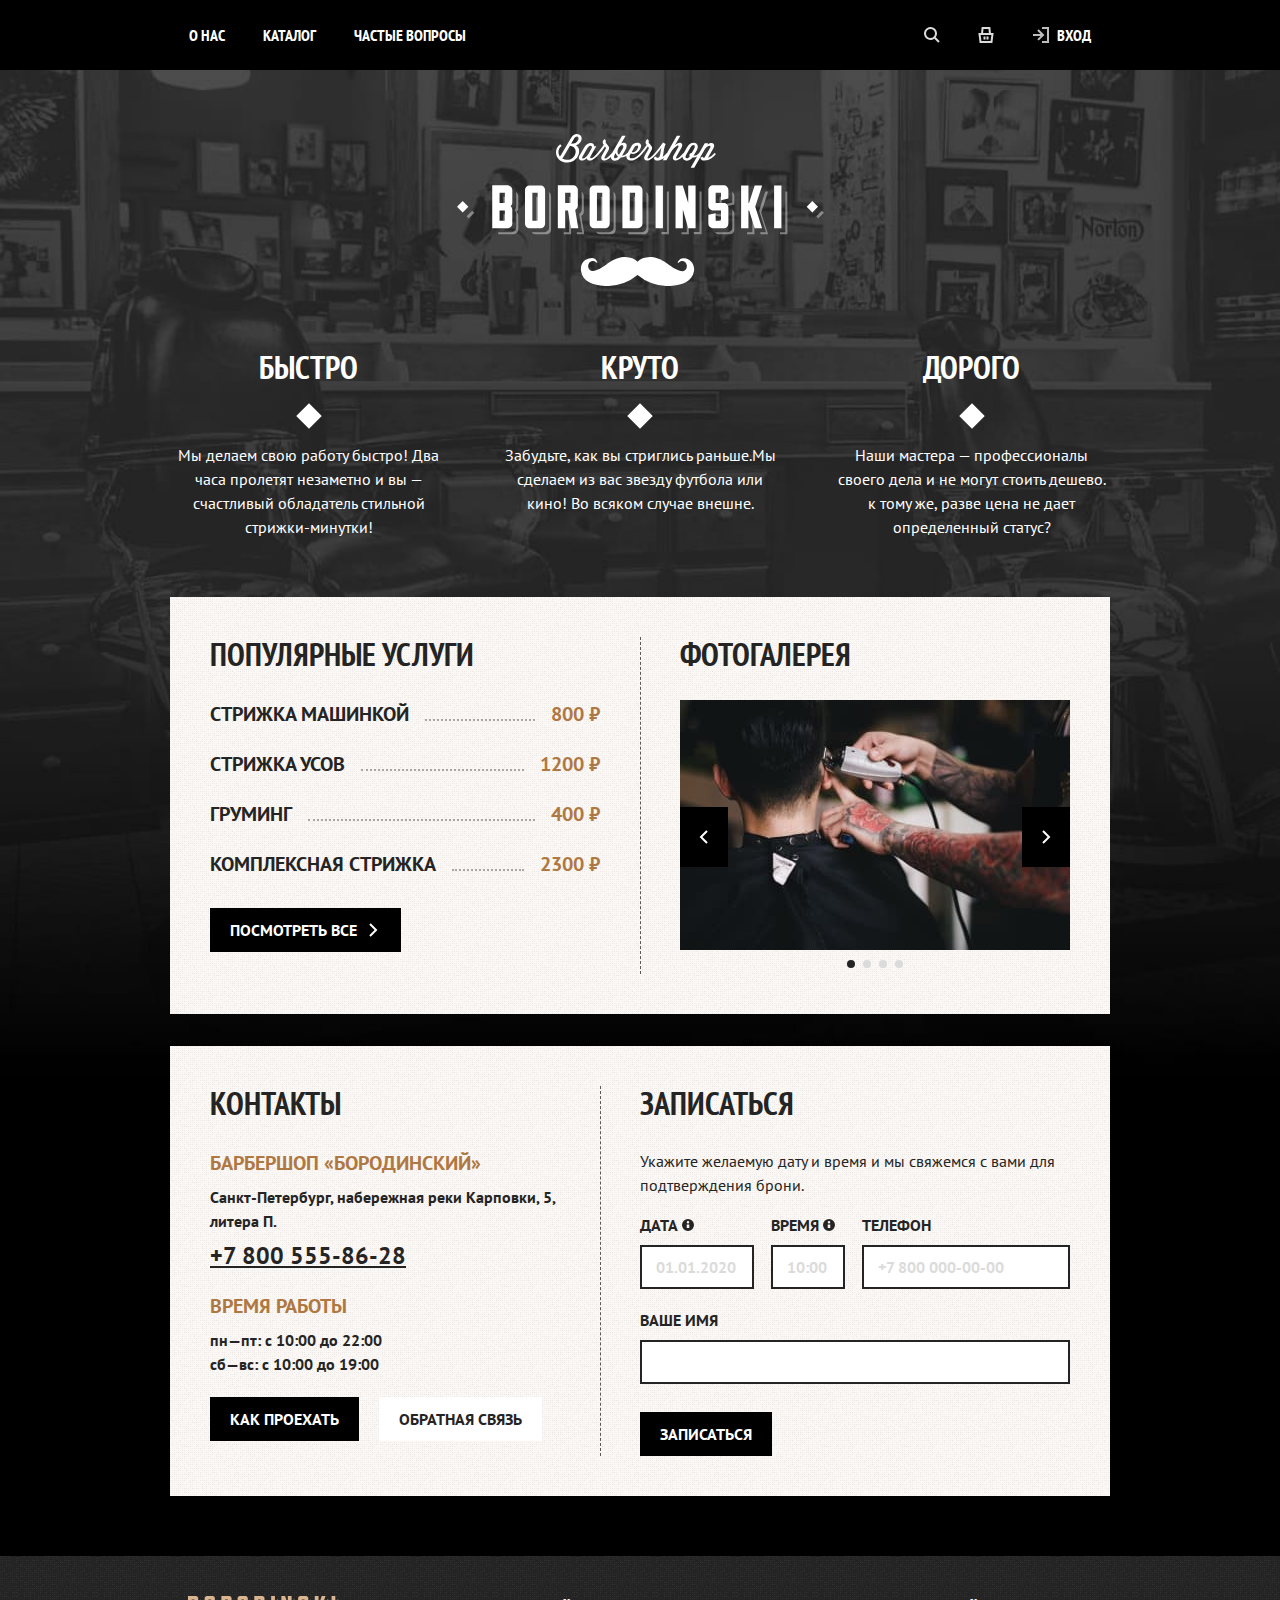
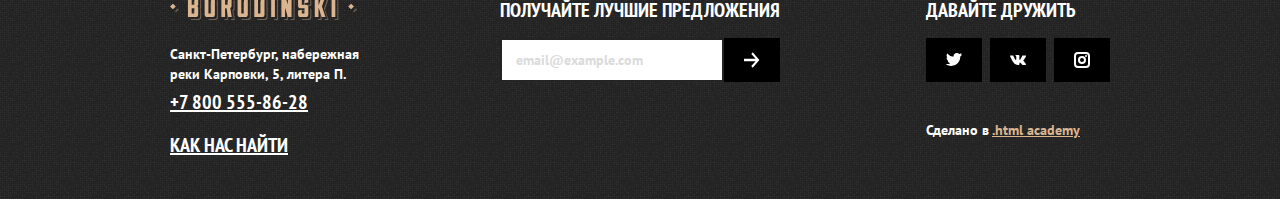
<file: index.html>
<!DOCTYPE html>
<html lang="ru">

<head>
  <meta charset="UTF-8">
  <meta http-equiv="X-UA-Compatible" content="IE=edge">
  <meta name="viewport" content="width=device-width, initial-scale=1.0">
  <title>Главная страница</title>
  <link rel="stylesheet" href="./styles/styles.css">
</head>

<body>
<header class="page-header">
  <nav class="navigation">
    <ul class="navigation-list">
      <li class="navigation-item">
        <a class="navigation-link" href="#">О нас</a>
      </li>
      <li class="navigation-item">
        <a class="navigation-link" href="catalog.html">Каталог</a>
      </li>
      <li class="navigation-item">
        <a class="navigation-link" href="#">Частые вопросы</a>
      </li>
    </ul>
    <ul class="navigation-list navigation-user">
      <li class="navigation-item">
        <a class="navigation-link" href="#">
          <svg class="navigation-icon" aria-hidden="true" focusable="false" width="16" height="16"
               xmlns="http://www.w3.org/2000/svg">
            <path fill-rule="evenodd" clip-rule="evenodd"
                  d="M11 6.5a4.5 4.5 0 11-9 0 4.5 4.5 0 019 0zm-.665 5.249a6.5 6.5 0 111.414-1.414l3.958 3.958-1.414 1.414-3.958-3.958z"/>
          </svg>
          <span class="visually-hidden">
                            Поиск
                        </span>
        </a>
      </li>
      <li class="navigation-item">
        <a class="navigation-link" href="#">
          <svg class="navigation-icon" aria-hidden="true" focusable="false" width="16" height="16"
               xmlns="http://www.w3.org/2000/svg">
            <path fill-rule="evenodd" clip-rule="evenodd"
                  d="M3.09 6L3.577.905 3.662 0h8.676l.086.905L12.909 6h2.724l-.14 1.124-1 8-.11.876H1.617l-.11-.876-1-8L.368 6H3.09zM5.1 6h5.8l-.38-4H5.48L5.1 6zm-1.717 8l-.75-6h10.734l-.75 6H3.383zM8.5 9.5v3h2v-3h-2zm-3 3v-3h2v3h-2z"/>
          </svg>
          <span class="visually-hidden">
                            Корзина
                        </span>
        </a>
        <div class="popover popover-cart">
          <button class="popover-close-button button button-light">
            2
            <span class="visually-hidden">Закрыть</span>
          </button>
          <div class="popover-content">
            <h2 class="popover-title">Корзина</h2>
            <ul class="cart-items-list">
              <li class="cart-item">
                <p class="cart-item-title">Стрижка машинкой</p>
                <p class="cart-item-price">800 ₽</p>
                <button type="button" class="cart-item-button button">
                  <svg width="16" height="16" fill="#fff" xmlns="http://www.w3.org/2000/svg">
                    <path fill-rule="evenodd" clip-rule="evenodd"
                          d="M3.42 1l.283-.496L3.991 0H12.01l.288.504.283.496h3.049l-.136 1.12-1.577 13-.107.88H2.191l-.107-.88-1.577-13L.371 1H3.42zm.543 13L2.629 3H13.37l-1.334 11H3.963zm5.04-9.071l-.5 7 1.995.142.5-7-1.995-.142zm-3.5 7.142l-.5-7 1.994-.142.5 7-1.994.142z"/>
                  </svg>
                  <span class="visually-hidden">Удалить из корзины</span>
                </button>
              </li>
              <li class="cart-item">
                <p class="cart-item-title">Стрижка усов</p>
                <p class="cart-item-price">1200 ₽</p>
                <button class="cart-item-button button" type="button">
                  <svg width="16" height="16" fill="#fff" xmlns="http://www.w3.org/2000/svg">
                    <path fill-rule="evenodd" clip-rule="evenodd"
                          d="M3.42 1l.283-.496L3.991 0H12.01l.288.504.283.496h3.049l-.136 1.12-1.577 13-.107.88H2.191l-.107-.88-1.577-13L.371 1H3.42zm.543 13L2.629 3H13.37l-1.334 11H3.963zm5.04-9.071l-.5 7 1.995.142.5-7-1.995-.142zm-3.5 7.142l-.5-7 1.994-.142.5 7-1.994.142z"/>
                  </svg>
                  <span class="visually-hidden">Удалить из корзины</span>
                </button>
              </li>
            </ul>
          </div>
        </div>
      </li>
      <li class="navigation-item">

        <a class="navigation-link navigation-link-login" href="#">
          <svg class="navigation-icon" width="16" height="16" fill="none" xmlns="http://www.w3.org/2000/svg">
            <path fill-rule="evenodd" clip-rule="evenodd"
                  d="M9 2h5v12H9v2h7V0H9v2ZM4.3 3.7l3.24 3.25H0v2h7.54l-3.25 3.24 1.42 1.42 4.95-4.95.7-.71-.7-.7L5.7 2.28 4.29 3.71Z"
                  fill="#BDBDBD"/>
          </svg>
          Вход
        </a>
      </li>
    </ul>
  </nav>
</header>

<main class="main-container main-index">
  <div class="page-container">
    <h1 class="visually-hidden">Барбершоп «Бородинский»</h1>
    <img class="logo" src="./images/icons/logo-full-white.svg" width="367" height="152"
         alt="Логотип Барбершопа «Бородинский».">
    <section class="advantages">
      <h2 class="visually-hidden">Преимущества</h2>
      <ul class="advantages-list">
        <li class="advantages-item">
          <h3 class="advantages-title">Быстро</h3>
          <p class="advantages-description">Мы делаем свою работу быстро! Два часа пролетят незаметно и вы —
            счастливый обладатель стильной стрижки-минутки!</p>
        </li>
        <li class="advantages-item">
          <h3 class="advantages-title">Круто</h3>
          <p class="advantages-description">Забудьте, как вы стриглись раньше.Мы сделаем из вас звезду футбола
            или кино!
            Во всяком случае внешне.</p>
        </li>
        <li class="advantages-item">
          <h3 class="advantages-title">Дорого</h3>
          <p class="advantages-description">
            Наши мастера — профессионалы своего дела и не могут стоить дешево.
            к тому же, разве цена не дает определенный статус?
          </p>
        </li>
      </ul>
    </section>
    <div class="index-columns">
      <section class="services">
        <h2 class="services-title">Популярные услуги</h2>
        <ul class="services-list">
          <li class="services-item">
            Стрижка машинкой
            <b class="services-price">800 ₽</b>
          <li class="services-item">
            Стрижка усов
            <b class="services-price">1200 ₽</b>
          <li class="services-item">
            Груминг
            <b class="services-price">400 ₽</b>
          <li class="services-item">
            Комплексная стрижка
            <b class="services-price">2300 ₽</b>
          </li>
        </ul>
        <a class="button button-all" href="#">Посмотреть все</a>
      </section>
      <section class="gallery">
        <h2 class="gallery-title">Фотогалерея</h2>
        <div class="slider">
          <div class="slider-wrapper">
            <img class="slider-image" src="./images/gallery-1.jpg" width="390" height="250" alt="Примеры работ.">
            <div class="slider-controls">
              <button class="slider-button slider-prev type=button">
                <span class="visually-hidden">Предыдущее фото</span>
              </button>
              <button class="slider-button slider-next type=button">
                <span class="visually-hidden">Следующее фото</span>
              </button>
            </div>

            <ol class="slider-pagination">
              <li class="slider-pagination-item">
                <button class="slider-pagination-button slider-pagination-button-current" type="button">
                  <span class="visually-hidden">1 фото</span>
                </button>
              </li>
              <li class="slider-pagination-item">
                <button class="slider-pagination-button" type="button">
                  <span class="visually-hidden">2 фото</span>
                </button>
              </li>
              <li class="slider-pagination-item">
                <button class="slider-pagination-button" type="button">
                  <span class="visually-hidden">3 фото</span>
                </button>
              </li>
              <li class="slider-pagination-item">
                <button class="slider-pagination-button" type="button">
                  <span class="visually-hidden">4 фото</span>
                </button>
              </li>
            </ol>
          </div>
        </div>
      </section>
    </div>
    <div class="index-columns">
      <section class="contacts">
        <h2 class="contacts-title">Контакты</h2>
        <h3 class="contacts-subtitle">Барбершоп «Бородинский»</h3>
        <address class="contacts-address">
          <p class="contacts-address-text">Санкт-Петербург, набережная реки Карповки, 5, литера П.</p>
          <a class="contacts-phone" href="tel:+78005558628">+7 800 555-86-28</a>
        </address>
        <h3 class="contacts-subtitle">Время работы</h3>
        <ul class="contacts-schedule">
          <li class="contacts-schedule-item">пн—пт: с 10:00 до 22:00</li>
          <li class="contacts-schedule-item">сб—вс: с 10:00 до 19:00</li>
        </ul>
        <p class="contacts-navigation">
          <a class="button"
             href="https://www.google.com/maps/place/%D0%BD%D0%B0%D0%B1.+P%D0%B5%D0%BA%D0%B8+%D0%9A%D0%B0%D1%80%D0%BF%D0%BE%D0%B2%D0%BA%D0%B8,+5+%D0%BA%D0%BE%D1%80%D0%BF%D1%83%D1%81+%D0%9F,+%D0%A1%D0%B0%D0%BD%D0%BA%D1%82-%D0%9F%D0%B5%D1%82%D0%B5%D1%80%D0%B1%D1%83%D1%80%D0%B3,+197022/@59.9683447,30.3151923,17z/data=!3m1!4b1!4m5!3m4!1s0x4696315bc4e8ce61:0x74d4f0cbfe1fd995!8m2!3d59.968342!4d30.317381">
            Как проехать
          </a>
          <a class="button button-feedback"
             href="https://www.google.com/maps/place/%D0%BD%D0%B0%D0%B1.+P%D0%B5%D0%BA%D0%B8+%D0%9A%D0%B0%D1%80%D0%BF%D0%BE%D0%B2%D0%BA%D0%B8,+5+%D0%BA%D0%BE%D1%80%D0%BF%D1%83%D1%81+%D0%9F,+%D0%A1%D0%B0%D0%BD%D0%BA%D1%82-%D0%9F%D0%B5%D1%82%D0%B5%D1%80%D0%B1%D1%83%D1%80%D0%B3,+197022/@59.9683447,30.3151923,17z/data=!3m1!4b1!4m5!3m4!1s0x4696315bc4e8ce61:0x74d4f0cbfe1fd995!8m2!3d59.968342!4d30.317381">
            Обратная связь
          </a>
        </p>
      </section>
      <section class="appointment">
        <h2 class="appointment-title">Записаться</h2>
        <p>Укажите желаемую дату и время и мы свяжемся с вами для подтверждения брони.</p>
        <form class="appointment-form" action="https://echo.htmlacademy.ru/" method="post">
          <p class="appointment-form-date field-group">
             <span class="form-label form-label-icon">
            <label class="form-label" for="appointment-date">
              Дата
              <span class="tooltip">
                 <button class="tooltip-toggle" type="button" aria-labelledby="tooltip-label">
                    <svg class="tooltip-icon" xmlns="http://www.w3.org/2000/svg" width="16" height="16"
                         fill="currentColor"><path
                      d="M8 14A6 6 0 108 2a6 6 0 000 12zm1.27-8.73a1.27 1.27 0 11-2.54 0 1.27 1.27 0 012.54 0zm0 2.23V11H6.73V7.5h2.54z"/></svg>
                  </button>
                 <span class="tooltip-text" role="tooltip" id="tooltip-label-date">Укажите желаемую дату и время и мы свяжемся с вами для подтверждения брони</span>
                </span>
            </label>
             </span>
            <input class="field" type="text" id="appointment-date" name="appointment-date" placeholder="01.01.2020">
          </p>
          <p class="appointment-form-time field-group">
            <label class="form-label form-label-icon" for="appointment-time">
              Время
              <span class="tooltip">
                  <button class="tooltip-toggle" type="button" aria-labelledby="tooltip-label">
                    <svg class="tooltip-icon" xmlns="http://www.w3.org/2000/svg" width="16" height="16"
                         fill="currentColor"><path
                      d="M8 14A6 6 0 108 2a6 6 0 000 12zm1.27-8.73a1.27 1.27 0 11-2.54 0 1.27 1.27 0 012.54 0zm0 2.23V11H6.73V7.5h2.54z"></path></svg>
                    <span class="visually-hidden">Посмотреть дополнительную информацию</span>
                  </button>
                  <span class="tooltip-text" role="tooltip" id="tooltip-label">Укажите желаемую дату и время и мы свяжемся с вами для подтверждения брони</span>
            </span>
            </label>
            <input class="field" type="text" id="appointment-time" name="appointment-time" placeholder="10:00">
          </p>
          <p class="appointment-form-phone field-group">
            <label for="appointment-phone">Телефон</label>
            <input class="field" type="text" id="appointment-phone" name="appointment-phone"
                   placeholder="+7 800 000-00-00">
          </p>
          <p class="appointment-form-name field-group">
            <label for="appointment-name">Ваше имя</label>
            <input class="field" type="text" id="appointment-name" name="appointment-name">
          </p>
          <button class="button appointment-submit" type="submit">Записаться</button>
        </form>
      </section>
    </div>
  </div>
</main>


<footer class="page-footer">
  <div class="page-footer-container">
    <section class="footer-contacts">
      <h2 class="visually-hidden">Контакты</h2>
      <img class="footer-contacts-logo" src="./images/icons/logo-short-dark.svg" width="187" height="24"
           alt="Логотип Барбершоп «Бородинский».">
      <address class="footer-contacts-address">
        <p class="footer-about-text">Санкт-Петербург, набережная реки Карповки, 5, литера П.</p>
        <a class="footer-contacts-address-phone" href="tel:+78005558628">+7 800 555-86-28</a>
      </address>
      <a class="footer-contacts-map-link"
         href="https://www.google.com/maps/place/%D0%BD%D0%B0%D0%B1.+P%D0%B5%D0%BA%D0%B8+%D0%9A%D0%B0%D1%80%D0%BF%D0%BE%D0%B2%D0%BA%D0%B8,+5+%D0%BA%D0%BE%D1%80%D0%BF%D1%83%D1%81+%D0%9F,+%D0%A1%D0%B0%D0%BD%D0%BA%D1%82-%D0%9F%D0%B5%D1%82%D0%B5%D1%80%D0%B1%D1%83%D1%80%D0%B3,+197022/@59.9683447,30.3151923,17z/data=!3m1!4b1!4m5!3m4!1s0x4696315bc4e8ce61:0x74d4f0cbfe1fd995!8m2!3d59.968342!4d30.317381">
        Как нас найти
      </a>
    </section>
    <section class="newsletter">
      <h2 class="page-footer-title">Получайте лучшие предложения</h2>
      <form class="newsletter-form" action="https://echo.htmlacademy.ru/" method="post">
        <p class="newsletter-email field-group">
          <label class="visually-hidden" for="newsletter-email">Email</label>
          <input class="field" placeholder="email@example.com" type="email" name="newsletter-email"
                 id="newsletter-email" required>
        </p>
        <button class="button newsletter-button" type="submit">
          <span class="visually-hidden">Отправить</span>
        </button>
      </form>
    </section>
    <section class="footer-social">
      <h2 class="page-footer-title">Давайте дружить</h2>
      <ul class="footer-social-list">
        <li class="footer-social-item">
          <a class="footer-social-link footer-social-tw" href="https://twitter.com/htmlacademy_ru">
            <span class="visually-hidden">Твиттер</span>
          </a>
        </li>
        <li class="footer-social-item">
          <a class="footer-social-link footer-social-vk" href="https://vk.com/htmlacademy">
            <span class="visually-hidden">ВКонтакте</span>
          </a>
        </li>
        <li class="footer-social-item">
          <a class="footer-social-link footer-social-instagram" href="https://www.facebook.com/htmlacademy">
            <span class="visually-hidden">Инстаграм</span>
          </a>
        </li>
      </ul>
      <p class="about-text">
        Сделано в <a class="htmlacademy-link" href="https://htmlacademy.ru/">.html academy</a>
      </p>
    </section>
  </div>
</footer>

<div class="modal-container modal-container-close">
  <div class="modal modal-auth">
    <button class="modal-close-button">
      <span class="visually-hidden">Закрыть</span>
    </button>
    <section class="modal-content">
      <h2 class="modal-title">Личный кабинет</h2>
      <form class="auth-form" action="https://echo.htmlacademy.ru/" method="post">
        <p class="field-group">
          <label class="visually-hidden" for="auth-login">Логин</label>
          <input class="auth-form-field field" type="text" id="auth-login" name="auth-login" placeholder="Логин">
        </p>
        <p class="field-group">
          <label class="visually-hidden" for="auth-password">Пароль</label>
          <input class="auth-form-field field" type="password" id="auth-password" name="auth-password"
                 placeholder="Пароль">
        </p>
        <p class="field-group auth-form-user-options">
          <label class="auth-form-checkbox control">
            <input class="visually-hidden control-input" type="checkbox" name="firm-storе">
            <span class="control-mark"></span>
            <span class="control-label">Запомнить меня</span>
          </label>
          <a class="auth-form-recovery" href="#">Забыл пароль</a>
        </p>
        <button class="button auth-form-button" type="submit">Войти</button>
        <a class="button auth-form-register" href="#">Регистрация</a>
      </form>
    </section>
  </div>
</div>
</body>
</html>
</file>
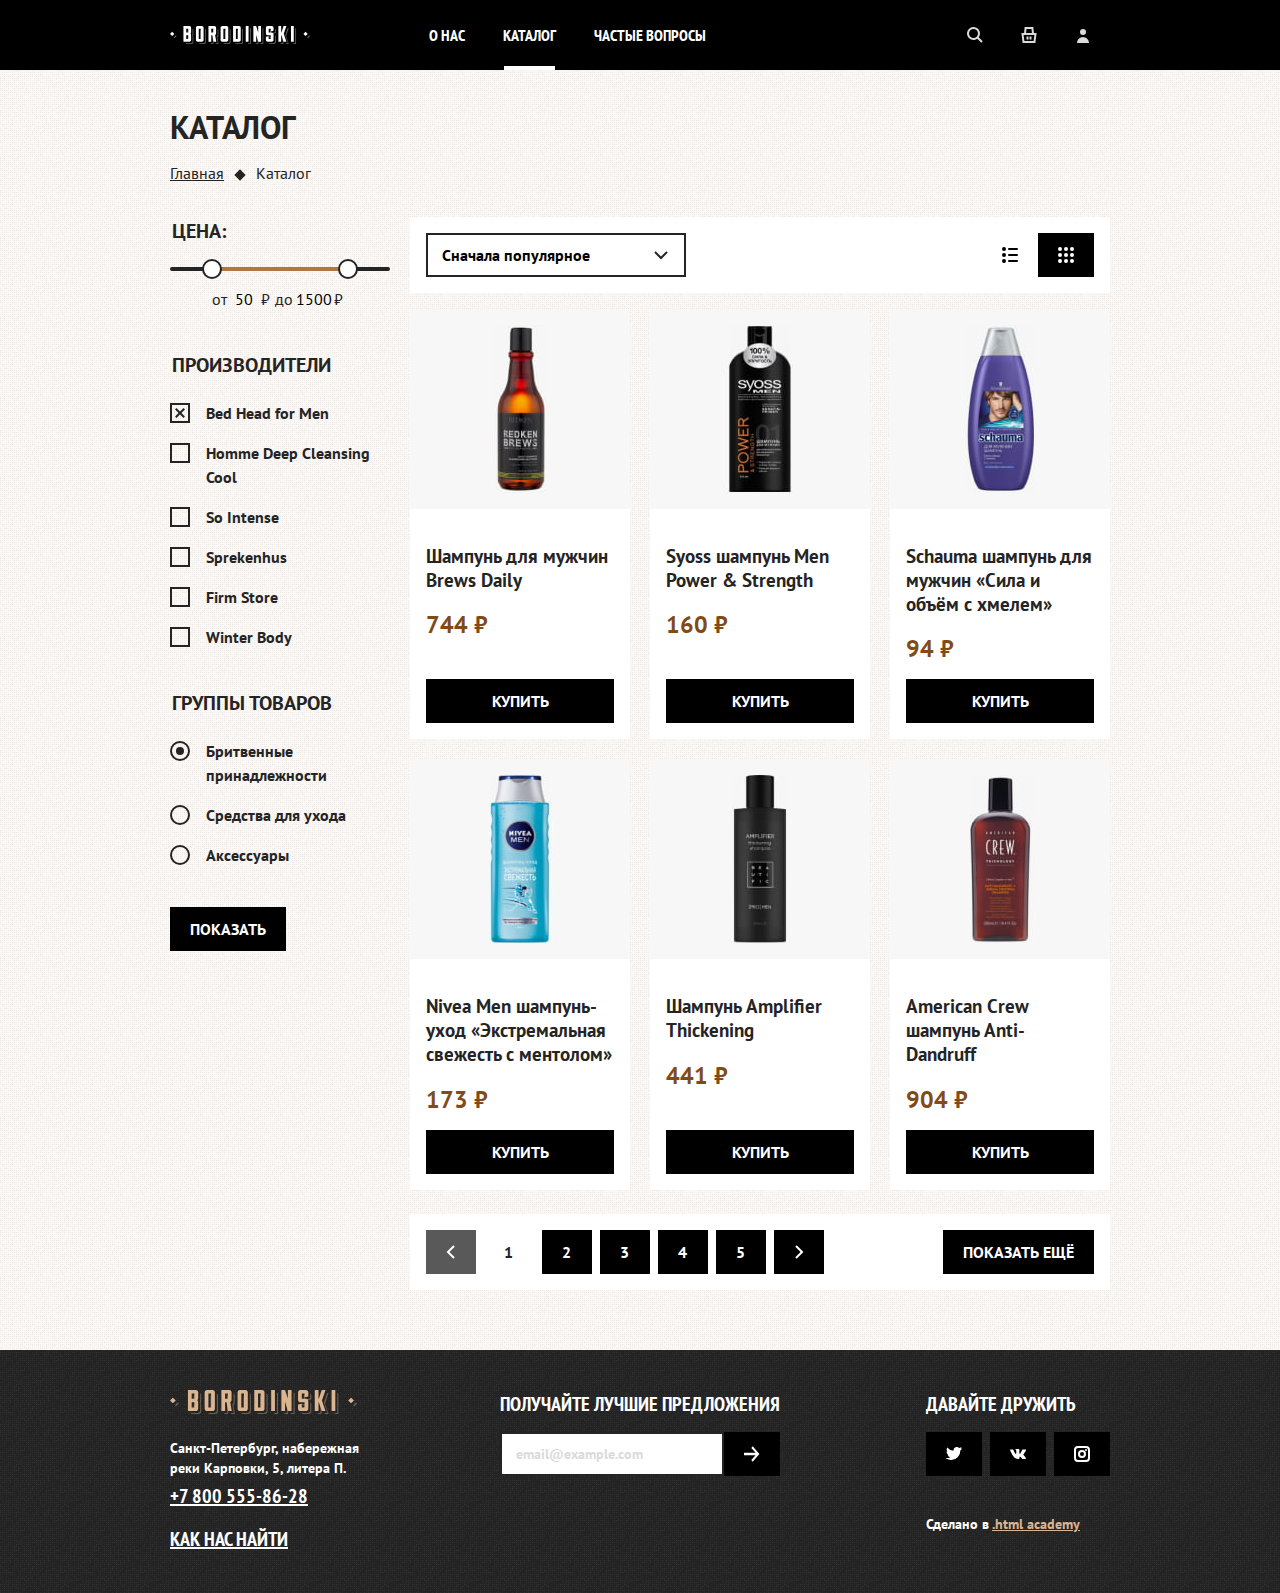
<file: catalog.html>
<!DOCTYPE html>
<html lang="ru">

<head>
  <meta charset="UTF-8">
  <meta http-equiv="X-UA-Compatible" content="IE=edge">
  <meta name="viewport" content="width=device-width, initial-scale=1.0">
  <title>Каталог</title>
  <link rel="stylesheet" href="./styles/styles.css">
</head>

<body>
<header class="page-header">
  <nav class="navigation">
    <a class="navigation-logo" href="index.html">
      <img src="./images/icons/logo-short-light.svg" alt="логотип барбершоп" width="140" height="18">
    </a>
    <ul class="navigation-list">
      <li class="navigation-item">
        <a class="navigation-link" href="#">О нас</a>
      </li>
      <li class="navigation-item">
        <a class="navigation-link navigation-link-current" href="catalog.html">Каталог</a>
      </li>
      <li class="navigation-item">
        <a class="navigation-link" href="#">Частые вопросы</a>
      </li>
    </ul>
    <ul class="navigation-list navigation-user">
      <li class="navigation-item">
        <a class="navigation-link" href="#">
          <svg class="navigation-icon" aria-hidden="true" focusable="false" width="16" height="16"
               xmlns="http://www.w3.org/2000/svg">
            <path fill-rule="evenodd" clip-rule="evenodd"
                  d="M11 6.5a4.5 4.5 0 11-9 0 4.5 4.5 0 019 0zm-.665 5.249a6.5 6.5 0 111.414-1.414l3.958 3.958-1.414 1.414-3.958-3.958z"/>
          </svg>
          <span class="visually-hidden">Поиск</span>
        </a>
      </li>
      <li class="navigation-item">
        <a class="navigation-link" href="#">
          <svg class="navigation-icon" aria-hidden="true" focusable="false" width="16" height="16"
               xmlns="http://www.w3.org/2000/svg">
            <path fill-rule="evenodd" clip-rule="evenodd"
                  d="M3.09 6L3.577.905 3.662 0h8.676l.086.905L12.909 6h2.724l-.14 1.124-1 8-.11.876H1.617l-.11-.876-1-8L.368 6H3.09zM5.1 6h5.8l-.38-4H5.48L5.1 6zm-1.717 8l-.75-6h10.734l-.75 6H3.383zM8.5 9.5v3h2v-3h-2zm-3 3v-3h2v3h-2z"/>
          </svg>
          <span class="visually-hidden">Корзина</span>
        </a>

        <div class="popover popover-cart">
          <button class="popover-close-button button button-light">
            2
            <span class="visually-hidden">Закрыть</span>
          </button>
          <div class="popover-content">
            <h2 class="popover-title">Корзина</h2>
            <ul class="cart-items-list">
              <li class="cart-item">
                <p class="cart-item-title">Стрижка машинкой</p>
                <p class="cart-item-price">800 ₽</p>
                <button type="button" class="cart-item-button button">
                  <svg width="16" height="16" fill="#fff" xmlns="http://www.w3.org/2000/svg">
                    <path fill-rule="evenodd" clip-rule="evenodd"
                          d="M3.42 1l.283-.496L3.991 0H12.01l.288.504.283.496h3.049l-.136 1.12-1.577 13-.107.88H2.191l-.107-.88-1.577-13L.371 1H3.42zm.543 13L2.629 3H13.37l-1.334 11H3.963zm5.04-9.071l-.5 7 1.995.142.5-7-1.995-.142zm-3.5 7.142l-.5-7 1.994-.142.5 7-1.994.142z"/>
                  </svg>
                  <span class="visually-hidden">Удалить из корзины</span>
                </button>
              </li>
              <li class="cart-item">
                <p class="cart-item-title">Стрижка усов</p>
                <p class="cart-item-price">1200 ₽</p>
                <button class="cart-item-button button" type="button">
                  <svg width="16" height="16" fill="#fff" xmlns="http://www.w3.org/2000/svg">
                    <path fill-rule="evenodd" clip-rule="evenodd"
                          d="M3.42 1l.283-.496L3.991 0H12.01l.288.504.283.496h3.049l-.136 1.12-1.577 13-.107.88H2.191l-.107-.88-1.577-13L.371 1H3.42zm.543 13L2.629 3H13.37l-1.334 11H3.963zm5.04-9.071l-.5 7 1.995.142.5-7-1.995-.142zm-3.5 7.142l-.5-7 1.994-.142.5 7-1.994.142z"/>
                  </svg>
                  <span class="visually-hidden">Удалить из корзины</span>
                </button>
              </li>
            </ul>
          </div>
        </div>
      </li>
      <li class="navigation-item">

        <a class="navigation-link" href="#">
          <svg class="navigation-icon" aria-hidden="true" focusable="false" width="16" height="16"
               xmlns="http://www.w3.org/2000/svg">
            <path fill-rule="evenodd" clip-rule="evenodd"
                  d="M8 8a3 3 0 100-6 3 3 0 000 6zm0 2a6 6 0 00-6 6h12a6 6 0 00-6-6z"></path>
          </svg>
          <span class="visually-hidden">Вход</span>
        </a>
      </li>
    </ul>
  </nav>
</header>

<main class="main-inner main-container">
  <div class="page-container">
    <header class="inner-header">
      <h1 class="inner-header-title">Каталог</h1>
      <ul class="breadcrumbs">
        <li class="breadcrumbs-item">
          <a class="breadcrumbs-link" href="index.html">Главная</a>
        </li>
        <li class="breadcrumbs-item">
          <a class="breadcrumbs-link">Каталог</a>
        </li>
      </ul>
    </header>

    <section class="catalog-products">
      <h2 class="visually-hidden" hidden>Список товаров с фильтрами</h2>
      <form class="catalog-filter" action="https://echo.htmlacademy.ru/" method="get">
        <fieldset class="catalog-filter-group">
          <legend class="catalog-filter-title">Цена:</legend>
          <div class="range">
            <div class="range-scale">
              <div class="range-bar" style="left: 42px; width: 136px">
                <button class="range-toggle toggle-min">
                  <span class="visually-hidden">Изменить минимальную цену.</span>
                </button>
                <button class="range-toggle toggle-max">
                  <span class="visually-hidden">Изменить максимальную цену.</span>
                </button>
              </div>
            </div>

            <div class="range-wrapper-inputs">
              <label class="catalog-filter-label">
                от <input class="range-input" type="number" value="50" name="min-price"> ₽
              </label>
              <label class="catalog-filter-label">
                до <input class="range-input" type="number" value="1500" name="max-price" style="width: 37px"> ₽
              </label>
            </div>
          </div>
        </fieldset>

        <fieldset class="catalog-filter-group">
          <legend class="catalog-filter-title">Производители</legend>
          <ul class="catalog-filter-list">
            <li class="catalog-filter-item">
              <label class="control">
                <input class="visually-hidden control-input" type="checkbox" name="bed-head-for-men" checked>
                <span class="control-mark"></span>
                <span class="control-label">Bed Head for Men</span>
              </label>
            </li>
            <li class="catalog-filter-item">
              <label class="control">
                <input class="visually-hidden control-input" type="checkbox" name="homme-deep-cleansing-cool">
                <span class="control-mark"></span>
                <span class="control-label">Homme Deep Cleansing Cool</span>
              </label>
            </li>
            <li class="catalog-filter-item">
              <label class="control">
                <input class="visually-hidden control-input" type="checkbox" name="so-intense">
                <span class="control-mark"></span>
                <span class="control-label">So Intense</span>
              </label>
            </li>
            <li class="catalog-filter-item">
              <label class="control">
                <input class="visually-hidden control-input" type="checkbox" name="sprekenhus">
                <span class="control-mark"></span>
                <span class="control-label">Sprekenhus</span>
              </label>
            </li>
            <li class="catalog-filter-item">
              <label class="control">
                <input class="visually-hidden control-input" type="checkbox" name="firm-storе">
                <span class="control-mark"></span>
                <span class="control-label">Firm Storе</span>
              </label>
            </li>
            <li class="catalog-filter-item">
              <label class="control">
                <input class="visually-hidden control-input" type="checkbox" name="winter-body">
                <span class="control-mark"></span>
                <span class="control-label">Winter Body</span>
              </label>
            </li>
          </ul>
        </fieldset>

        <fieldset class="catalog-filter-group">
          <legend class="catalog-filter-title">Группы товаров</legend>
          <ul class="catalog-filter-list">
            <li class="catalog-filter-item">
              <label class="control">
                <input class="visually-hidden control-input" type="radio" name="product-group" value="shaving-supplies"
                       checked>
                <span class="control-mark"></span>
                <span class="control-label">Бритвенные принадлежности</span>
              </label>
            </li>
            <li class="catalog-filter-item">
              <label class="control">
                <input class="visually-hidden control-input" type="radio" name="product-group" value="care-products">
                <span class="control-mark"></span>
                <span class="control-label">Средства для ухода</span>
              </label>
            </li>
            <li class="catalog-filter-item">
              <label class="control">
                <input class="visually-hidden control-input" type="radio" name="product-group" value="accessories">
                <span class="control-mark"></span>
                <span class="control-label">Аксессуары</span>
              </label>
            </li>
          </ul>
        </fieldset>
        <button class="button" type="submit">Показать</button>
      </form>

      <div class="catalog-right-column">
        <div class="sorting-container">
          <div class="select  sorting-type">
            <select class="select-control" aria-label="Сортировка">
              <option value="popular">Сначала популярное</option>
              <option value="cheap">Сначала дешёвое</option>
              <option value="expensive">Сначала дорогое</option>
            </select>
          </div>
          <a href="#" class="card-grid-toggle card-grid-toggle-current" type="button">
            <svg width="16" height="16" aria-hidden="true" focusable="false" xmlns="http://www.w3.org/2000/svg"
                 viewBox="0 0 16 16">
              <path
                d="M2 0a2 2 0 100 4 2 2 0 000-4zm0 6a2 2 0 100 4 2 2 0 000-4zm-2 8a2 2 0 114 0 2 2 0 01-4 0zM7 1a1 1 0 000 2h8a1 1 0 100-2H7zM6 8a1 1 0 011-1h8a1 1 0 110 2H7a1 1 0 01-1-1zm1 5a1 1 0 100 2h8a1 1 0 100-2H7z"/>
            </svg>
            <span class="visually-hidden">Показать список</span>
          </a>
          <a href="#" class="card-grid-toggle" type="button">
            <svg width="16" height="16" viewbox="0 0 16 16" fill="none" xmlns="http://www.w3.org/2000/svg">
              <path fill-rule="evenodd" clip-rule="evenodd"
                    d="M0 2a2 2 0 1 1 4 0 2 2 0 0 1-4 0Zm6 0a2 2 0 1 1 4 0 2 2 0 0 1-4 0Zm10 0a2 2 0 1 0-4 0 2 2 0 0 0 4 0ZM0 8a2 2 0 1 1 4 0 2 2 0 0 1-4 0Zm10 0a2 2 0 1 0-4 0 2 2 0 0 0 4 0Zm2 0a2 2 0 1 1 4 0 2 2 0 0 1-4 0Zm-8 6a2 2 0 1 0-4 0 2 2 0 0 0 4 0Zm2 0a2 2 0 1 1 4 0 2 2 0 0 1-4 0Zm10 0a2 2 0 1 0-4 0 2 2 0 0 0 4 0Z"/>
            </svg>
            <span class="visually-hidden">Показать карточки</span>
          </a>
        </div>
        <ul class="product-list">
          <li class="product-card">
            <img class="product-card-image" src="./images/catalog-1.jpg" width="220" height="200" alt="">
            <div class="product-card-content">
              <a class="product-card-link" href="#">
                <h3 class="product-card-title">Шампунь для мужчин Brews Daily</h3>
              </a>
              <b class="product-card-price">744 ₽</b>
              <a class="product-card-button button" href="#">Купить</a>
            </div>
          </li>

          <li class="product-card">
            <img class="product-card-image" src="./images/catalog-2.jpg" width="220" height="200" alt="">
            <div class="product-card-content">
              <a class="product-card-link" href="#">
                <h3 class="product-card-title">Syoss шампунь Men Power &amp; Strength</h3>
              </a>
              <b class="product-card-price">160 ₽</b>
              <a class="product-card-button button" href="#">Купить</a>
            </div>
          </li>

          <li class="product-card">
            <img class="product-card-image" src="./images/catalog-3.jpg" width="220" height="200" alt="">
            <div class="product-card-content">
              <a class="product-card-link" href="#">
                <h3 class="product-card-title">Schauma шампунь для мужчин «Сила и объём с хмелем»</h3>
              </a>
              <b class="product-card-price">94 ₽</b>
              <a class="product-card-button button" href="#">Купить</a>
            </div>
          </li>

          <li class="product-card">
            <img class="product-card-image" src="./images/catalog-4.jpg" width="220" height="200" alt="">
            <div class="product-card-content">
              <a class="product-card-link" href="#">
                <h3 class="product-card-title">Nivea Men шампунь-уход «Экстремальная свежесть с ментолом»</h3>
              </a>
              <b class="product-card-price">173 ₽</b>
              <a class="product-card-button button" href="#">Купить</a>
            </div>
          </li>

          <li class="product-card">
            <img class="product-card-image" src="./images/catalog-5.jpg" width="220" height="200" alt="">
            <div class="product-card-content">
              <a class="product-card-link" href="#">
                <h3 class="product-card-title">Шампунь Amplifier Thickening</h3>
              </a>
              <b class="product-card-price">441 ₽</b>
              <a class="product-card-button button" href="#">Купить</a>
            </div>
          </li>

          <li class="product-card">
            <img class="product-card-image" src="./images/catalog-6.jpg" width="220" height="200" alt="">
            <div class="product-card-content">
              <a class="product-card-link" href="#">
                <h3 class="product-card-title">American Crew шампунь Anti-Dandruff</h3>
              </a>
              <b class="product-card-price">904 ₽</b>
              <a class="product-card-button button" href="#">Купить</a>
            </div>
          </li>
        </ul>

        <div class="pagination-container">
          <ul class="pagination">
            <li class="pagination-item">
              <a class="pagination-link pagination-prev pagination-disabled">
                <span class="visually-hidden">Предыдущая страница</span>
              </a>
            </li>
            <li class="pagination-item">
              <a class="pagination-link pagination-current">1</a>
            </li>
            <li class="pagination-item">
              <a class="pagination-link" href="#">2</a>
            </li>
            <li class="pagination-item">
              <a class="pagination-link" href="#">3</a>
            </li>
            <li class="pagination-item">
              <a class="pagination-link" href="#">4</a>
            </li>
            <li class="pagination-item">
              <a class="pagination-link" href="#">5</a>
            </li>
            <li class="pagination-item">
              <a class="pagination-link pagination-next" href="#">
                <span class="visually-hidden">Следующая страница</span>
              </a>
            </li>
          </ul>
          <button class="button pagination-show-more" type="button">Показать ещё</button>
        </div>
      </div>
    </section>
  </div>
</main>

<footer class="page-footer">
  <div class="page-footer-container">
    <section class="footer-contacts">
      <h2 class="visually-hidden">Контакты</h2>
      <img class="footer-contacts-logo" src="./images/icons/logo-short-dark.svg" width="187" height="24"
           alt="Логотип Барбершоп «Бородинский».">
      <address class="footer-contacts-address">
        <p class="footer-about-text">Санкт-Петербург, набережная реки Карповки, 5, литера П.</p>
        <a class="footer-contacts-address-phone" href="tel:+78005558628">+7 800 555-86-28</a>
      </address>
      <a class="footer-contacts-map-link"
         href="https://www.google.com/maps/place/%D0%BD%D0%B0%D0%B1.+P%D0%B5%D0%BA%D0%B8+%D0%9A%D0%B0%D1%80%D0%BF%D0%BE%D0%B2%D0%BA%D0%B8,+5+%D0%BA%D0%BE%D1%80%D0%BF%D1%83%D1%81+%D0%9F,+%D0%A1%D0%B0%D0%BD%D0%BA%D1%82-%D0%9F%D0%B5%D1%82%D0%B5%D1%80%D0%B1%D1%83%D1%80%D0%B3,+197022/@59.9683447,30.3151923,17z/data=!3m1!4b1!4m5!3m4!1s0x4696315bc4e8ce61:0x74d4f0cbfe1fd995!8m2!3d59.968342!4d30.317381">
        Как нас найти
      </a>
    </section>
    <section class="newsletter">
      <h2 class="page-footer-title">Получайте лучшие предложения</h2>
      <form class="newsletter-form" action="https://echo.htmlacademy.ru/" method="post">
        <p class="newsletter-email field-group">
          <label class="visually-hidden" for="newsletter-email">Email</label>
          <input class="field" placeholder="email@example.com" type="email" name="newsletter-email"
                 id="newsletter-email" required>
        </p>
        <button class="button newsletter-button" type="submit">
          <span class="visually-hidden">Отправить</span>
        </button>
      </form>
    </section>
    <section class="footer-social">
      <h2 class="page-footer-title">Давайте дружить</h2>
      <ul class="footer-social-list">
        <li class="footer-social-item">
          <a class="footer-social-link footer-social-tw" href="https://twitter.com/htmlacademy_ru">
            <span class="visually-hidden">Твиттер</span>
          </a>
        </li>
        <li class="footer-social-item">
          <a class="footer-social-link footer-social-vk" href="https://vk.com/htmlacademy">
            <span class="visually-hidden">ВКонтакте</span>
          </a>
        </li>
        <li class="footer-social-item">
          <a class="footer-social-link footer-social-instagram" href="https://www.facebook.com/htmlacademy">
            <span class="visually-hidden">Инстаграм</span>
          </a>
        </li>
      </ul>
      <p class="about-text">
        Сделано в <a class="htmlacademy-link" href="https://htmlacademy.ru/">.html academy</a>
      </p>
    </section>
  </div>
</footer>

<div class="modal-container modal-container-close">
  <div class="modal modal-auth">
    <button class="modal-close-button">
      <span class="visually-hidden">Закрыть</span>
    </button>
    <section class="modal-content">
      <h2 class="modal-title">Личный кабинет</h2>
      <form class="auth-form" action="https://echo.htmlacademy.ru/" method="post">
        <p class="field-group">
          <label class="visually-hidden" for="auth-login">Логин</label>
          <input class="auth-form-field field" type="text" id="auth-login" name="auth-login" placeholder="Логин">
        </p>
        <p class="field-group">
          <label class="visually-hidden" for="auth-password">Пароль</label>
          <input class="auth-form-field field" type="password" id="auth-password" name="auth-password"
                 placeholder="Пароль">
        </p>
        <p class="field-group auth-form-user-options">
          <label class="auth-form-checkbox control">
            <input class="visually-hidden control-input" type="checkbox" name="firm-storе">
            <span class="control-mark"></span>
            <span class="control-label">Запомнить меня</span>
          </label>
          <a class="auth-form-recovery" href="#">Забыл пароль</a>
        </p>
        <button class="button auth-form-button" type="submit">Войти</button>
        <a class="button auth-form-register" href="#">Регистрация</a>
      </form>
    </section>
  </div>
</div>
</body>

</html>
</file>
<file: styles/styles.css>
@font-face {
  font-family: "PT Sans";
  src: url("../fonts/PTSans-Italic.woff2") format("woff2"),
  url("../fonts/PTSans-Italic.woff") format("woff");
  font-weight: normal;
  font-style: italic;
  font-display: swap;
}

@font-face {
  font-family: "PT Sans";
  src: url("../fonts/PTSans-BoldItalic.woff2") format("woff2"),
  url("../fonts/PTSans-BoldItalic.woff") format("woff");
  font-weight: bold;
  font-style: italic;
  font-display: swap;
}

@font-face {
  font-family: "PT Sans";
  src: url("../fonts/PTSans-Bold.woff2") format("woff2"),
  url("../fonts/PTSans-Bold.woff") format("woff");
  font-weight: bold;
  font-style: normal;
  font-display: swap;
}

@font-face {
  font-family: "PT Sans";
  src: url("../fonts/PTSans-Regular.woff2") format("woff2"),
  url("../fonts/PTSans-Regular.woff") format("woff");
  font-weight: normal;
  font-style: normal;
  font-display: swap;
}

@font-face {
  font-family: "PT Sans Narrow";
  src: url('../fonts/PTSans-NarrowBold.woff2') format('woff2'),
  url('../fonts/PTSans-NarrowBold.woff') format('woff');
  font-weight: bold;
  font-style: normal;
  font-display: swap;
}


html {
  height: 100%;
}

body {
  margin: 0;
  display: flex;
  flex-direction: column;
  min-height: 100%;
  font-family: "PT Sans", sans-serif;
  font-size: 16px;
  line-height: 24px;
  color: #242424;
  background-color: #fbf7f4;
}

.visually-hidden {
  position: absolute;
  width: 1px;
  height: 1px;
  margin: -1px;
  border: 0;
  padding: 0;
  clip: rect(0 0 0 0);
  overflow: hidden;
}

.button {
  display: inline-block;
  box-sizing: border-box;
  padding: 14px 20px;
  font-family: inherit;
  font-size: 16px;
  line-height: 16px;
  font-weight: 700;
  text-align: center;
  color: #ffffff;
  background-color: #000000;
  border: 0;
  text-decoration: none;
  text-transform: uppercase;
  cursor: pointer;
}

.button:hover,
.footer-social-link:hover {
  background-color: #814b18;
}

.button:focus,
.footer-social-link:hover {
  outline: 2px solid #dbb590;
  background-color: #4e2e0e;
}

.button:disabled {
  color: #e7e7e7;
  background-color: #595959;
}

.button:disabled:hover {
  background-color: #595959;
  outline: none;
  cursor: default;
}

.button + .button {
  margin-left: 16px;
}

.button-all {
  padding-right: 44px;
  background-image: url("../images/icons/arrow-right.svg");
  background-repeat: no-repeat;
  background-size: 16px 16px;
  background-position: center right 20px;

}

.button-light {
  color: #242424;
  background-color: #ffffff;
}

.button-feedback {
  color: #242424;
  background-color: #ffffff;
}

.button-feedback:hover {
  background-color: #dbb590;
}

.button-feedback:focus {
  outline: 2px solid #af7842;
  background-color: #dbb590;
}

.page-header {
  color: #ffffff;
  background-color: #000000;
}

.navigation {
  display: flex;
  width: 940px;
  margin: 0 auto;
}

.navigation-list {
  display: flex;
  flex-wrap: wrap;
  margin: 0;
  padding: 0;
  list-style-type: none;
}

.navigation-user {
  max-width: 250px;
  margin-left: auto;
}

.navigation-item {
  position: relative;
}


.navigation-link {
  position: relative;
  display: block;
  padding: 24px 19px;
  font-family: "PT Sans Narrow", sans-serif;
  line-height: 22px;
  font-weight: 700;
  text-align: center;
  color: #ffffff;
  background-color: #000000;
  text-decoration: none;
  text-transform: uppercase;
}

.navigation-link:hover {
  background-color: #595959;
}

.navigation-link:focus {
  box-shadow: inset 0 0 0 4px #e7e7e7;
  outline: none;
}

.navigation-link-current::before {
  position: absolute;
  right: 20px;
  bottom: 0;
  left: 20px;
  height: 4px;
  background-color: #ffffff;
  content: "";
}

.navigation-icon {
  position: absolute;
  top: 0;
  right: 0;
  bottom: 0;
  left: 0;
  margin: auto;
  fill: #dbdbdb;
}

.navigation-link:hover .navigation-icon {
  fill: #242424;
}

.navigation-link:focus .navigation-icon {
  fill: #dbdbdb;
}

.navigation-logo {
  display: flex;
  align-items: center;
  width: 140px;
  margin-right: 100px;
}


.navigation-link-login {
  padding-left: 44px;

}

.navigation-link-login .navigation-icon {
  right: auto;
  left: 20px;
  margin: auto 0;
}

.navigation-user .navigation-link {
  min-width: 16px;
  min-height: 22px;
}


.main-container {
  flex-grow: 1;
  padding-top: 64px;
  padding-bottom: 60px;
}

.main-index {
  color: #ffffff;
  background-color: #000000;
  background-image: url("../images/background.jpg");
  background-size: 100% auto;
  background-repeat: no-repeat;
}

.main-inner {
  padding-top: 40px;
  color: #242424;
  background-color: #fbf7f4;
  background-image: url("../images/pattern.png");
}

.page-container {
  width: 940px;
  margin: 0 auto;
}

.logo {
  display: block;
  margin: 0 auto 64px;
}

.advantages {
  margin-bottom: 58px;
}

.advantages-list {
  display: flex;
  justify-content: space-between;
  margin: 0;
  padding: 0;
  text-align: center;
  list-style-type: none;
  color: #ffffff;
}

.advantages-item {
  width: 277px;
}

.advantages-title {
  position: relative;
  margin-top: 0;
  margin-bottom: 58px;
  font-family: "PT Sans Narrow", sans-serif;
  font-size: 32px;
  line-height: 35px;
  text-transform: uppercase;
}

.advantages-title::before {
  position: absolute;
  bottom: -40px;
  left: 50%;
  width: 18px;
  height: 18px;
  margin-left: -9px;
  background-color: #ffffff;
  content: "";
  transform: rotate(45deg);
}

.advantages-description {
  margin: 0;
}

.index-columns {
  display: flex;
  justify-content: space-between;
  margin-bottom: 32px;
  padding: 40px;
  color: #242424;
  background-color: #fbf7f4;
  background-image: url("../images/pattern.png");
  position: relative;
}

.index-columns:last-child {
  margin-bottom: 0;
}

.index-columns::after {
  content: '';
  position: absolute;
  top: 40px;
  bottom: 40px;
  width: 0;
  border-right: 1px dashed #595959;
}

.index-columns:first-of-type::after {
  left: 470px;
}

.index-columns:last-of-type::after {
  left: 430px;
}

.index-columns:last-child {
  margin-bottom: 0;
}


.services {
  width: 390px;
  text-transform: uppercase;
}

.services-title {
  margin-top: 0;
  margin-bottom: 28px;
  font-family: "PT Sans Narrow", sans-serif;
  font-size: 32px;
  line-height: 35px;
  font-weight: 700;
}

.services-list {
  margin: 0;
  margin-bottom: 30px;
  padding: 0;
  font-size: 20px;
  line-height: 28px;
  font-weight: 700;
  list-style-type: none;
}

.services-item {
  display: flex;
  align-items: baseline;
  justify-content: space-between;
  margin-bottom: 22px;
}

.services-item::before {
  flex-grow: 1;
  order: 2;
  margin-right: 16px;
  margin-left: 16px;
  border-bottom: 2px dotted rgba(89, 89, 89, 0.5);
  content: "";
}

.services-price {
  order: 3;
  color: #af7842;
}

.gallery {
  width: 390px;
}

.gallery-title {
  margin-top: 0;
  margin-bottom: 28px;
  font-family: "PT Sans Narrow", sans-serif;
  font-size: 32px;
  line-height: 35px;
  font-weight: 700;
  text-transform: uppercase;
}

.slider-image {
  display: block;
}

.slider-wrapper {
  position: relative;
}

.slider-controls {
  position: absolute;
  top: 50%;
  display: flex;
  justify-content: space-between;
  width: 100%;
  transform: translateY(-50%);
}

.slider-button {
  width: 48px;
  height: 60px;
  color: #ffffff;
  background-color: #000000;
  border: none;
  cursor: pointer;
  background-image: url("../images/icons/arrow-right.svg");
  background-position: center;
  background-repeat: no-repeat;
}

.slider-button:hover {
  background-color: #814b18;
}

.slider-button:focus {
  outline: 2px solid #dbb590;
  background-color: #4e2e0e;
}

.slider-prev {
  transform: rotate(180deg);
}

.slider-pagination {
  display: flex;
  flex-wrap: wrap;
  justify-content: center;
  margin: 0;
  padding: 0;
  list-style-type: none;
}

.slider-pagination-item {
  margin: 0 4px;
}

.slider-pagination-button {
  width: 8px;
  height: 8px;
  margin: 0;
  padding: 0;
  background-color: #dbdbdb;
  border: none;
  border-radius: 50%;
  cursor: pointer;
}

.slider-pagination-button:hover {
  background-color: #af7842;
}

.slider-pagination-button:focus {
  background-color: #dbb590;
  outline: none;
}

.slider-pagination-button-current {
  background-color: #242424;
}

.contacts {
  width: 350px;
  font-weight: 700;
}

.contacts-title {
  margin-top: 0;
  margin-bottom: 28px;
  font-family: "PT Sans Narrow", sans-serif;
  font-size: 32px;
  line-height: 35px;
  font-weight: 700;
  text-transform: uppercase;
}

.contacts-address {
  font-style: normal;
}

.contacts-subtitle {
  margin-top: 22px;
  margin-bottom: 8px;
  font-size: 20px;
  line-height: 28px;
  text-transform: uppercase;
  color: #af7842;
}

.contacts-address-text {
  margin: 8px 0;

}

.contacts-phone {
  font-size: 24px;
  line-height: 29px;
  text-decoration-line: underline;
  text-transform: uppercase;
  color: #242424;
}

.contacts-schedule {
  margin: 8px 0;
  padding: 0;
  list-style-type: none;
}

.contacts-navigation {
  margin-top: 21px;
  margin-bottom: 0;
}

.appointment {
  width: 430px;
}

.appointment-title {
  margin-top: 0;
  margin-bottom: 28px;
  font-family: "PT Sans Narrow", sans-serif;
  font-size: 32px;
  line-height: 35px;
  font-weight: 700;
  text-transform: uppercase;
}

.appointment-form {
  display: grid;
  grid-template-columns: 114px 74px 208px;
  gap: 19px 17px;
}

.field-group {
  display: flex;
  flex-direction: column;
  margin: 0;
}

.appointment-form-name {
  grid-column: 1 / -1;
}

.appointment-submit {
  grid-column: 1 / -1;
  justify-self: start;
  margin-top: 9px;
}

.appointment-form label {
  margin-bottom: 8px;
  line-height: 24px;
  font-weight: 700;
  text-transform: uppercase;
}

.form-label {
  position: relative;
  margin-bottom: 8px;
  line-height: 24px;
  font-weight: 700;
  text-transform: uppercase;
}

.form-label-icon {
  position: relative;
  padding-right: 16px;
}

.info {
  position: absolute;
  width: 16px;
  height: 16px;
  margin-top: 4px;
  margin-left: 2px;
  padding: 0;
  background-color: transparent;
  border: none;
  background-image: url("../images/icons/Subtract.svg");
  background-repeat: no-repeat;
  background-position: center;
}

.field {
  margin: 0;
  padding: 8px 14px;
  font: inherit;
  font-weight: 700;
  background-color: #ffffff;
  border: 2px solid #242424;
}

.field:hover,
.field:focus {
  border-color: #af7842;
}

.field:focus {
  outline: 2px solid #dbb590;
}

/* Disabled */
.field:disabled,
.field:disabled:hover {
  color: #595959;
  background-color: #dbb590;
  border-color: #595959;
}

/* Invalid */
.field:invalid {
  box-shadow: none;
}

.field:focus:invalid {
  border-color: #ea5454;
}

/* Placeholder */
.field::placeholder {
  color: #dbdbdb;
  opacity: 1;
}

.tooltip {
  position: absolute;
  margin-top: 4px;
  margin-left: 2px;
  width: 16px;
  height: 16px;
}

.tooltip-toggle {
  border: none;
  background-color: transparent;
  padding: 0;
  margin: 0;
  display: block;
}

.tooltip-icon {
  width: 100%;
  height: 100%;
  color: #242424;
  display: block;
}

.tooltip-toggle:hover .tooltip-icon {
  color: #AF7842;
}

.tooltip-text {
  background-color: #242424;
  color: #ffffff;
  font-size: 14px;
  line-height: 17px;
  font-weight: normal;
  text-transform: none;
  padding: 5px 8px;
  border-radius: 8px;
  width: 160px;
  position: absolute;
  bottom: 100%;
  margin-bottom: 6px;
  left: 50%;
  transform: translateX(-50%);
  z-index: 1;
  display: none;
}

.tooltip-toggle:hover + .tooltip-text,
.tooltip-toggle:focus + .tooltip-text {
  display: block;
}

.tooltip-text:after {
  content: '';
  background-image: url("../images/icons/tooltip-arrow.svg");
  width: 14px;
  height: 6px;
  position: absolute;
  transform: rotate(180deg);
  top: 100%;
  left: 0;
  right: 0;
  margin-left: auto;
  margin-right: auto;
}

.page-footer {
  font-size: 14px;
  font-weight: 700;
  color: #ffffff;
  background-color: #242424;
  background-image: url("../images/pattern.png");
  background-repeat: repeat;
}

.page-footer a {
  color: #ffffff;
}

.page-footer .htmlacademy-link {
  font-size: 14px;
  color: #dbb590;
}

.page-footer-title {
  margin-top: 0;
  margin-bottom: 14px;
  font-family: "PT Sans Narrow", sans-serif;
  font-size: 20px;
  line-height: 28px;
  font-weight: 700;
  color: #ffffff;
  text-transform: uppercase;
}

.page-footer-container {
  display: flex;
  width: 940px;
  margin: 0 auto;
  padding: 40px 0;
}

.footer-contacts {
  width: 200px;
  margin-right: 130px;
}

.footer-contacts-logo {
  display: block;
  margin-bottom: 24px;
}

.footer-about-text {
  margin-top: 0;
  margin-bottom: 4px;
}


.footer-contacts-address {
  margin-bottom: 16px;
  font-style: normal;
}

.footer-contacts-address p {
  font-size: 14px;
  line-height: 20px;
  font-weight: 700;
  color: #ffffff;
}

.footer-contacts-address-phone {
  font-family: "PT Sans Narrow", sans-serif;
  font-size: 20px;
  line-height: 28px;
  font-weight: 700;
  text-decoration: underline;
  text-transform: uppercase;
}

.footer-contacts-map-link {
  font-family: "PT Sans Narrow", sans-serif;
  font-size: 20px;
  line-height: 26px;
  font-weight: 700;
  color: #ffffff;
  text-decoration: underline;
  text-transform: uppercase;
}

.newsletter-email {
  flex-grow: 1;
  margin: 0;
}

.newsletter-email .field {
  width: 192px;
}

.newsletter-form {
  display: flex;
}


.newsletter-button {
  width: 56px;
  height: 44px;
  background-image: url("../images/icons/arrow.svg");
  background-repeat: no-repeat;
  background-position: center;
  background-size: 16px 16px;
}

.footer-social-list {
  display: flex;
  flex-wrap: wrap;
  margin: 0;
  margin-bottom: 28px;
  padding: 0;
  list-style-type: none;
}

.footer-social-item {
  width: 56px;
  height: 44px;
  margin-right: 8px;
  margin-bottom: 8px;
}

.footer-social-item:nth-child(3n) {
  margin-right: 0;
}

.footer-social-link {
  display: block;
  height: 44px;
  background-color: #000000;
  background-repeat: no-repeat;
  background-position: center;
  background-size: 16px 16px;
}

.footer-social-tw {
  background-image: url("../images/icons/twitter.svg");
}

.footer-social-vk {
  background-image: url("../images/icons/vk.svg");
}

.footer-social-instagram {
  background-image: url("../images/icons/instagram.svg");
}


.footer-social {
  margin-left: auto;
  max-width: 190px;
}

.footer-social p {
  margin: 0;
}

.modal-container {
  position: fixed;
  top: 0;
  left: 0;
  display: flex;
  width: 100%;
  height: 100%;
  background-color: rgba(0, 0, 0, 0.8);
}

.modal-container-close {
  display: none;
}


.modal {
  position: relative;
  margin: auto;
  padding: 40px;
  background-color: #ffffff;
}

.modal-auth {
  width: 360px;
}

.modal-close-button {
  position: absolute;
  padding: 0;
  top: 0;
  right: 0;
  width: 56px;
  height: 44px;
  background-color: #ffffff;
  border: none;
  background-image: url("../images/icons/close.svg");
  background-repeat: no-repeat;
  background-position: center;
  cursor: pointer;
}

.modal-title {
  margin: 0;
  margin-bottom: 24px;
  font-family: "PT Sans Narrow", sans-serif;
  font-size: 32px;
  line-height: 35px;
  font-weight: 700;
  color: #000000;
  text-transform: uppercase;
}

.auth-form .field-group {
  margin: 0;
  margin-bottom: 16px;
}

.auth-form-user-options {
  display: flex;
  justify-content: space-between;
  font-weight: 400;
}

.auth-form-user-options .control-label {
  font-weight: 400;
}

.auth-form .field {
  width: 328px;
}

.auth-form-recovery {
  line-height: 22px;
  color: #000000;
}

.auth-form-button {
  width: 360px;
  margin-bottom: 16px;
}

.auth-form .button + .button {
  margin: 0;
}

.auth-form-register {
  width: 360px;
  color: #000000;
  background-color: #ffffff;
}

.auth-form-register:hover,
.auth-form-register:focus {
  color: #ffffff;
}

.inner-header {
  margin-bottom: 32px;
}

.inner-header-title {
  margin-top: 0;
  margin-bottom: 16px;
  font-size: 32px;
  line-height: 35px;
  text-transform: uppercase;
}


.breadcrumbs {
  display: flex;
  margin: 0;
  padding: 0;
  list-style-type: none;
  color: #242424;
}

.breadcrumbs-link {
  color: inherit;
}

.breadcrumbs-item {
  position: relative;
  margin-right: 32px;
  list-style-type: none;
}

.breadcrumbs-item::after {
  position: absolute;
  top: 10px;
  right: -20px;
  width: 8px;
  height: 8px;
  background-color: #242424;
  content: "";
  transform: rotate(45deg);
}

.breadcrumbs-item:last-child::after {
  content: none;
}

.catalog-products {
  display: flex;

}

.catalog-filter {
  width: 220px;
  margin-right: 20px;
}

.catalog-filter-group {
  margin: 0;
  margin-bottom: 40px;
  padding: 0;
  border: none;
}

.catalog-right-column {
  width: 700px;
}

.catalog-filter-title {
  margin-bottom: 22px;
  font-size: 20px;
  line-height: 28px;
  font-weight: 700;
  color: #242424;
  text-transform: uppercase;
}

.range-scale {
  position: relative;
  height: 4px;
  margin-bottom: 16px;
  background-color: #242424;
  border-radius: 2px;
}

.range-bar {
  position: absolute;
  height: 4px;
  background-color: #af7842;
}

.range-toggle {
  position: absolute;
  width: 20px;
  height: 20px;
  background: #ffffff;
  border: 2px solid #242424;
  border-radius: 50%;
  cursor: pointer;
}

.range-toggle:hover {
  background-color: #dbb590;
}

.range-toggle:active,
.range-toggle:focus {
  outline: 3px solid #dbb590;
}

.toggle-min {
  top: -8px;
  left: -10px;
}

.toggle-max {
  top: -8px;
  right: -10px;
}

.range-wrapper-inputs {
  display: flex;
  justify-content: center;
}

.catalog-filter-label {
  display: flex;
  margin-right: 5px;
}

.range-input {
  width: 30px;
  padding: 0 2px;
  font: inherit;
  text-align: center;
  background-color: transparent;
  border: none;
  appearance: textfield;
}

.range-input::-webkit-outer-spin-button,
.range-input::-webkit-inner-spin-button {
  appearance: none;
  margin: 0;
}

.control-label {
  line-height: 22px;
  font-weight: 700;
}

.catalog-filter-list {
  margin: 0;
  padding: 0;
  list-style-type: none;
}

.catalog-filter-item:not(:last-child) {
  margin-bottom: 16px;
}


.control {
  position: relative;
  display: block;
  padding-left: 36px;
}

/* Mark */
.control-mark {
  position: absolute;
  top: 2px;
  left: 0;
  width: 16px;
  height: 16px;
  border: 2px solid #242424;
}

.control:hover .control-mark {
  border-color: #814b18;
}

.control-input:disabled + .control-mark {
  border-color: #242424;
}

.control-input[type="checkbox"]:checked + .control-mark::before,
.control-input[type="checkbox"]:checked + .control-mark::after {
  position: absolute;
  top: 7px;
  left: 2px;
  width: 12px;
  height: 2px;
  background-color: #242424;
  content: "";
}

.control-input[type="checkbox"]:checked + .control-mark::before {
  transform: rotate(45deg);
}

.control-input[type="checkbox"]:checked + .control-mark::after {
  transform: rotate(-45deg);
}

.control-input[type="radio"] + .control-mark {
  border-radius: 50%;
}

.control-input[type="radio"]:checked + .control-mark::before {
  position: absolute;
  top: 4px;
  left: 4px;
  width: 8px;
  height: 8px;
  background-color: #242424;
  border-radius: 50%;
  content: "";
}


.sorting-container {
  display: flex;
  margin-bottom: 16px;
  padding: 16px;
  color: #000000;
  background-color: #ffffff;
}

.select {
  position: relative;
  display: flex;
  align-items: center;
  width: 260px;
  margin-right: auto;
}

/* Control */
.select-control {
  width: 100%;
  padding: 8px 14px;
  padding-right: 48px;
  font: inherit;
  font-weight: 700;
  background-color: #ffffff;
  border: 2px solid #242424;
  background-image: url("../images/icons/down-arrow.svg");
  background-repeat: no-repeat;
  background-position: right 16px center;
  appearance: none;
}

.select-control:hover,
.select-control:focus {
  border-color: #af7842;
}

.select-control:focus {
  outline: 2px solid #dbb590;
}

.sorting-type {
  margin-right: auto;
}

.card-grid-toggle {
  display: flex;
  align-items: center;
  justify-content: center;
  width: 56px;
  height: 44px;
  background-color: #000000;
}

.card-grid-toggle:hover {
  background-color: #814b18;
}

.card-grid-toggle:focus {
  outline: 2px solid #dbb590;
  background-color: #4e2e0e;
}

.card-grid-toggle svg {
  fill: #ffffff;
}

.card-grid-toggle:hover svg,
.card-grid-toggle:focus svg {
  fill: #ffffff;
}

.card-grid-toggle-current {
  background-color: #ffffff;
}

.card-grid-toggle-current:hover {
  background-color: #000000;
}

.card-grid-toggle-current svg {
  fill: #000000;
}

.card-grid-toggle-current:hover svg {
  fill: #ffffff;
}

.sorting-container .button {
  width: 56px;
  height: 44px;
}

.product-list {
  display: grid;
  grid-template-columns: repeat(3, 220px);
  list-style-type: none;
  margin: 0;
  margin-bottom: 24px;
  padding: 0;
  gap: 20px;
}

.product-card {
  background-color: #ffffff;
  display: flex;
  flex-direction: column;
}

.product-card-link {
  text-decoration: none;
}

.product-card-content {
  padding: 16px;
  display: flex;
  flex-direction: column;
  flex-grow: 1;
}

.product-card-title-link {
  margin-top: 16px;
  margin-bottom: 8px;
}

.product-card-title {
  font-weight: 700;
  color: #242424;
  background-color: #ffffff;
}

.product-card-price {
  font-size: 24px;
  line-height: 29px;
  font-weight: 700;
  color: #814b18;
  background-color: #ffffff;
  text-transform: uppercase;
  margin-bottom: 16px;
}

.product-card-button {
  margin-top: auto;
}

.pagination-container {
  display: flex;
  padding: 16px;
  background-color: #ffffff;
}

.pagination {
  display: flex;
  margin: 0;
  padding: 0;
  list-style-type: none;
}

.pagination-item:not(:last-child) {
  margin-right: 8px;
}


.pagination-link {
  display: block;
  box-sizing: border-box;
  width: 50px;
  height: 44px;
  padding: 14px 20px;
  line-height: 16px;
  font-weight: 700;
  color: #ffffff;
  background-color: #000000;
  text-decoration: none;
}

.pagination-link:hover {
  background-color: #814b18;
}

.pagination-link:focus {
  outline: 2px solid #dbb590;
  background-color: #4e2e0e;
}

.pagination-show-more {
  margin-left: auto;
}

.pagination-current {
  color: #242424;
  background-color: #ffffff;
}

.pagination-prev,
.pagination-next {
  position: relative;
}

.pagination-prev {
  background-image: url("../images/icons/arrow-left.svg");
  background-position: center;
  background-size: 16px 16px;
  background-repeat: no-repeat;
}

.pagination-next {
  background-image: url("../images/icons/arrow-right.svg");
  background-position: center;
  background-size: 16px 16px;
  background-repeat: no-repeat;
}

.pagination-disabled {
  background-color: #595959;
}

.popover {
  position: absolute;
  top: 0;
  right: 0;
  z-index: 1;
  box-sizing: border-box;
  width: 300px;
  padding: 40px;
  font-family: "PT Sans Narrow", sans-serif;
  color: #242424;
  background-color: #ffffff;
  min-height: 186px;
  box-shadow: 0 18px 40px rgba(79, 70, 60, 0.16);
  display: none;
}

.popover-open {
  display: block;
}

.popover-close-button {
  position: absolute;
  top: 0;
  right: 0;
  width: 72px;
  height: 70px;
}

.popover-cart {
  width: 420px;
}

.popover-cart .popover-close-button {
  padding-left: 44px;
  background-image: url("../images/icons/cart_black.svg");
  background-repeat: no-repeat;
  background-position: 22px center;
}

.popover-content {
  height: 100%;
}

.popover-title {
  margin-top: 0;
  margin-bottom: 24px;
  font-size: 32px;
  line-height: 35px;
  color: #000000;
  text-transform: uppercase;
}

.cart-items-list {
  padding: 0;
}

.cart-item {
  display: grid;
  grid-template-columns: 284px 56px;
}

.cart-item + .cart-item {
  margin-top: 24px;
  padding-top: 24px;
  border-top: 1px dashed #595959;
}

.cart-item-title {
  margin-top: 0;
  margin-bottom: 2px;
  font-size: 20px;
  line-height: 28px;
  font-weight: 700;
  color: #242424;
  text-transform: uppercase;
}

.cart-item-price {
  margin: 0;
  font-family: "PT Sans", sans-serif;
  font-size: 16px;
  line-height: 24px;
  font-weight: 700;
  color: #af7842;
}

.cart-item .button {
  grid-row: 1 / 3;
  grid-column: 2 / 4;
}
</file>
